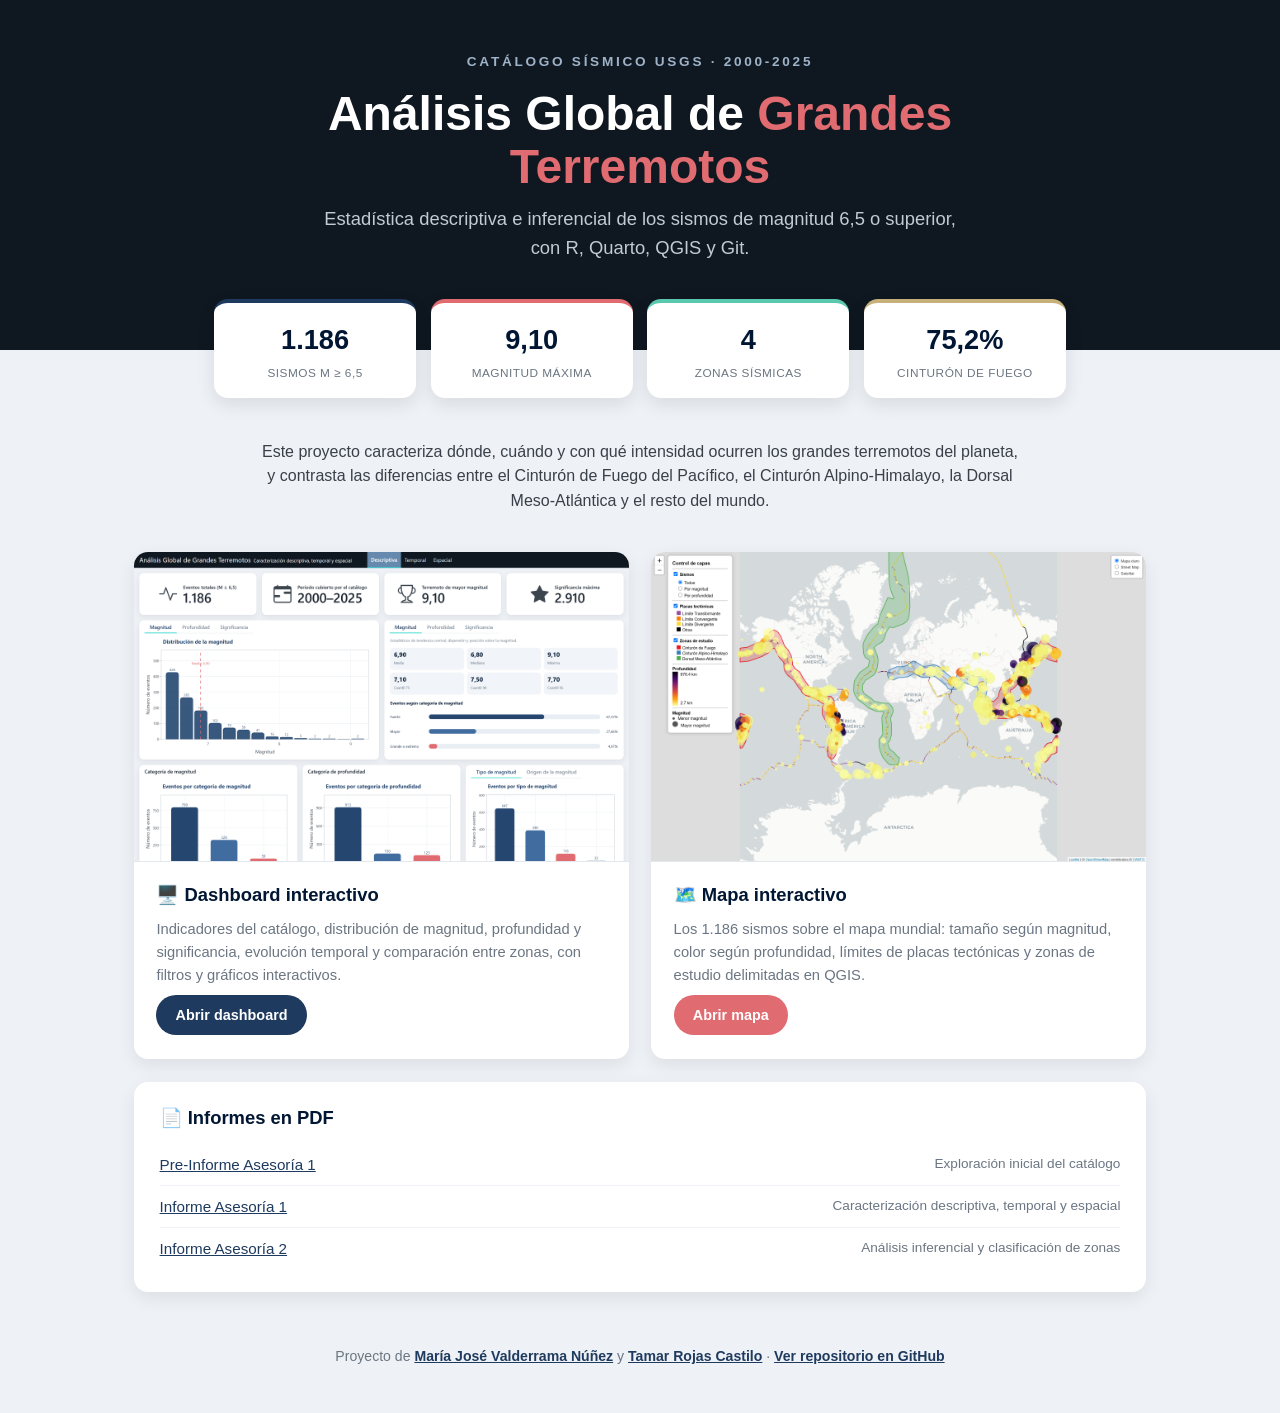
<file: index.html>
<!DOCTYPE html>
<html lang="es">
<head>
<meta charset="utf-8">
<meta name="viewport" content="width=device-width, initial-scale=1">
<title>Análisis Global de Grandes Terremotos · USGS 2000-2025</title>
<meta name="description" content="Análisis descriptivo e inferencial del catálogo sísmico USGS 2000-2025: dashboard interactivo, mapa Leaflet e informes reproducibles en Quarto.">
<meta property="og:type" content="website">
<meta property="og:title" content="Análisis Global de Grandes Terremotos · USGS 2000-2025">
<meta property="og:description" content="1.186 sismos de magnitud 6,5 o superior analizados con R y Quarto: dashboard interactivo, mapa Leaflet e informes reproducibles.">
<meta property="og:image" content="https://mariajosevn.github.io/USGS-earthquake-analysis/assets/social-preview.png">
<meta property="og:url" content="https://mariajosevn.github.io/USGS-earthquake-analysis/">
<meta name="twitter:card" content="summary_large_image">
<style>
  * { margin: 0; padding: 0; box-sizing: border-box; }
  body { font-family: "Segoe UI", -apple-system, "Helvetica Neue", Arial, sans-serif; background: #eef1f5; color: #001632; line-height: 1.55; }
  a { color: #1f3a5f; }

  header { background: #0f1720; color: #fff; padding: 3.2rem 1.5rem 5.5rem; text-align: center; }
  .eyebrow { font-size: 0.85rem; letter-spacing: 0.2em; text-transform: uppercase; color: #9fb3c8; font-weight: 600; margin-bottom: 0.9rem; }
  h1 { font-size: clamp(1.9rem, 4.5vw, 3rem); font-weight: 800; line-height: 1.12; max-width: 820px; margin: 0 auto 0.7rem; }
  h1 .coral { color: #E06B70; }
  .sub { color: #c2cad2; font-size: clamp(1rem, 2vw, 1.15rem); max-width: 640px; margin: 0 auto; }

  .stats { display: flex; flex-wrap: wrap; justify-content: center; gap: 0.9rem; max-width: 900px; margin: -3.2rem auto 0; padding: 0 1.5rem; position: relative; }
  .stat { background: #fff; border-radius: 14px; box-shadow: 0 6px 18px rgba(15, 23, 32, 0.10); padding: 1rem 1.6rem; text-align: center; border-top: 4px solid #1f3a5f; min-width: 150px; flex: 1 1 150px; max-width: 210px; }
  .stat:nth-child(2) { border-top-color: #E06B70; }
  .stat:nth-child(3) { border-top-color: #5AC8AE; }
  .stat:nth-child(4) { border-top-color: #C7B17A; }
  .stat .num { font-size: 1.7rem; font-weight: 800; color: #001632; }
  .stat .lbl { font-size: 0.74rem; text-transform: uppercase; letter-spacing: 0.04em; color: #6b7682; margin-top: 0.15rem; }

  main { max-width: 1060px; margin: 0 auto; padding: 2.6rem 1.5rem 1rem; }
  .intro { text-align: center; max-width: 760px; margin: 0 auto 2.4rem; color: #394049; }

  .cards { display: grid; grid-template-columns: repeat(auto-fit, minmax(300px, 1fr)); gap: 1.4rem; }
  .card { background: #fff; border-radius: 14px; box-shadow: 0 6px 18px rgba(15, 23, 32, 0.08); overflow: hidden; display: flex; flex-direction: column; transition: transform 0.15s ease, box-shadow 0.15s ease; }
  .card:hover { transform: translateY(-3px); box-shadow: 0 10px 26px rgba(15, 23, 32, 0.14); }
  .card img { width: 100%; aspect-ratio: 16 / 10; object-fit: cover; object-position: top; display: block; border-bottom: 1px solid #e3e8ee; }
  .card .body { padding: 1.2rem 1.4rem 1.5rem; display: flex; flex-direction: column; gap: 0.55rem; flex: 1; }
  .card h2 { font-size: 1.15rem; color: #001632; }
  .card p { font-size: 0.92rem; color: #6b7682; flex: 1; }
  .btn { display: inline-block; align-self: flex-start; background: #1f3a5f; color: #fff; text-decoration: none; font-weight: 600; font-size: 0.9rem; padding: 0.55rem 1.2rem; border-radius: 999px; }
  .btn:hover { background: #16293f; }
  .btn.coral { background: #E06B70; }
  .btn.coral:hover { background: #c95055; }

  .informes { background: #fff; border-radius: 14px; box-shadow: 0 6px 18px rgba(15, 23, 32, 0.08); margin-top: 1.4rem; padding: 1.4rem 1.6rem; }
  .informes h2 { font-size: 1.15rem; margin-bottom: 0.7rem; }
  .informes ul { list-style: none; }
  .informes li { padding: 0.55rem 0; border-bottom: 1px solid #eef1f5; font-size: 0.95rem; display: flex; flex-wrap: wrap; gap: 0.4rem; justify-content: space-between; }
  .informes li:last-child { border-bottom: none; }
  .informes .desc { color: #6b7682; font-size: 0.85rem; }

  footer { text-align: center; padding: 2.4rem 1.5rem 2.8rem; color: #6b7682; font-size: 0.88rem; }
  footer a { font-weight: 600; }
</style>
</head>
<body>

<header>
  <div class="eyebrow">Catálogo sísmico USGS · 2000-2025</div>
  <h1>Análisis Global de <span class="coral">Grandes Terremotos</span></h1>
  <p class="sub">Estadística descriptiva e inferencial de los sismos de magnitud 6,5 o superior, con R, Quarto, QGIS y Git.</p>
</header>

<div class="stats">
  <div class="stat"><div class="num">1.186</div><div class="lbl">sismos M &ge; 6,5</div></div>
  <div class="stat"><div class="num">9,10</div><div class="lbl">magnitud máxima</div></div>
  <div class="stat"><div class="num">4</div><div class="lbl">zonas sísmicas</div></div>
  <div class="stat"><div class="num">75,2%</div><div class="lbl">Cinturón de Fuego</div></div>
</div>

<main>
  <p class="intro">Este proyecto caracteriza dónde, cuándo y con qué intensidad ocurren los grandes terremotos del planeta, y contrasta las diferencias entre el Cinturón de Fuego del Pacífico, el Cinturón Alpino-Himalayo, la Dorsal Meso-Atlántica y el resto del mundo.</p>

  <div class="cards">
    <div class="card">
      <a href="Dashboard/dashboard.html"><img src="assets/dashboard.png" alt="Dashboard interactivo"></a>
      <div class="body">
        <h2>🖥️ Dashboard interactivo</h2>
        <p>Indicadores del catálogo, distribución de magnitud, profundidad y significancia, evolución temporal y comparación entre zonas, con filtros y gráficos interactivos.</p>
        <a class="btn" href="Dashboard/dashboard.html">Abrir dashboard</a>
      </div>
    </div>
    <div class="card">
      <a href="MAPA_HTML/mapa_interactivo_sismos_v2.html"><img src="assets/mapa.png" alt="Mapa interactivo de sismos"></a>
      <div class="body">
        <h2>🗺️ Mapa interactivo</h2>
        <p>Los 1.186 sismos sobre el mapa mundial: tamaño según magnitud, color según profundidad, límites de placas tectónicas y zonas de estudio delimitadas en QGIS.</p>
        <a class="btn coral" href="MAPA_HTML/mapa_interactivo_sismos_v2.html">Abrir mapa</a>
      </div>
    </div>
  </div>

  <div class="informes">
    <h2>📄 Informes en PDF</h2>
    <ul>
      <li><a href="Informes%20Quarto/Pre-Informe%20Asesor%C3%ADa%201/Pre-Informe%20Asesor%C3%ADa%201.pdf">Pre-Informe Asesoría 1</a><span class="desc">Exploración inicial del catálogo</span></li>
      <li><a href="Informes%20Quarto/Informe%20Asesor%C3%ADa%201/Informe%20Asesor%C3%ADa%201%20-%20Actual.pdf">Informe Asesoría 1</a><span class="desc">Caracterización descriptiva, temporal y espacial</span></li>
      <li><a href="Informes%20Quarto/Informe%20Asesor%C3%ADa%202/Informe%20Asesor%C3%ADa%202%20-%20Actual.pdf">Informe Asesoría 2</a><span class="desc">Análisis inferencial y clasificación de zonas</span></li>
    </ul>
  </div>
</main>

<footer>
  Proyecto de <a href="https://github.com/MariaJoseVN">María José Valderrama Núñez</a> y
  <a href="https://github.com/TamarIRC">Tamar Rojas Castilo</a> ·
  <a href="https://github.com/MariaJoseVN/USGS-earthquake-analysis">Ver repositorio en GitHub</a>
</footer>

</body>
</html>
</file>
